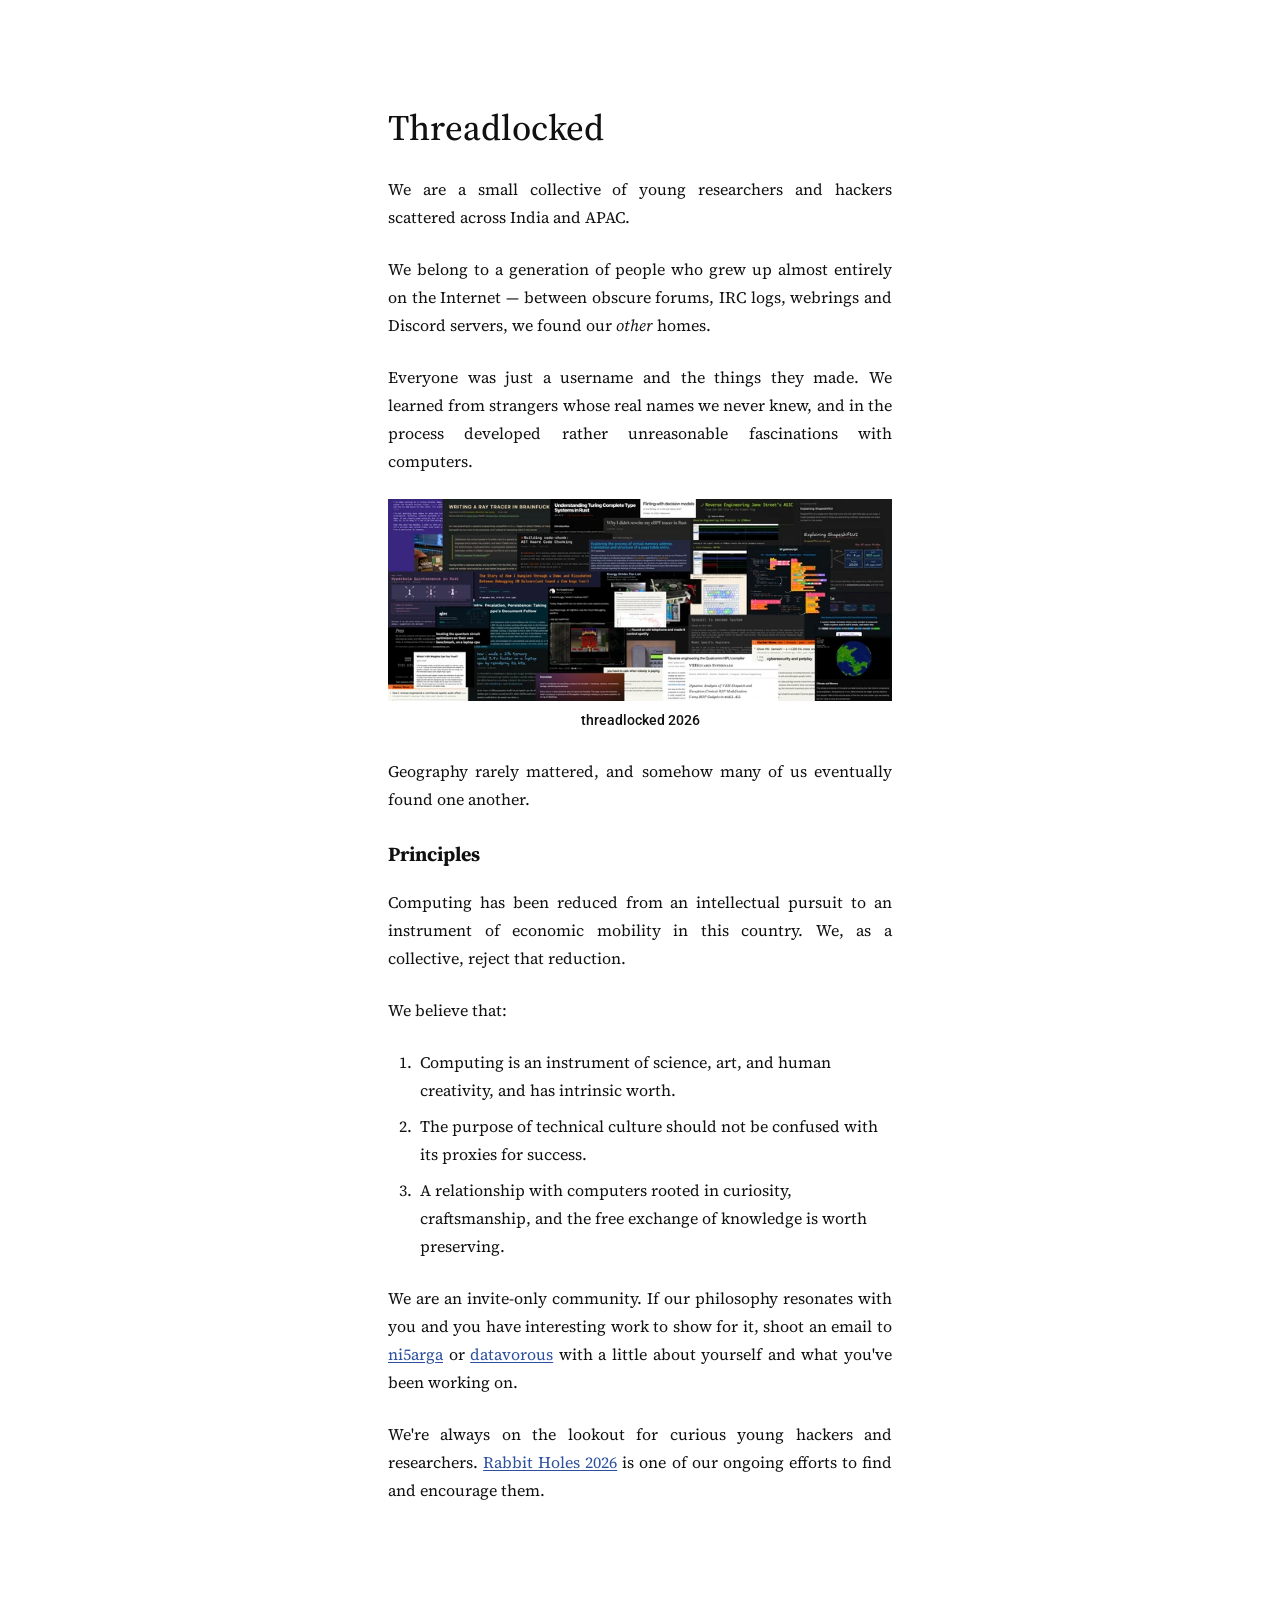
<file: index.html>
<!doctype html>
<html lang="en">
<head>
  <meta charset="utf-8">
  <meta name="viewport" content="width=device-width, initial-scale=1">
  <title>Threadlocked</title>
  <link rel="stylesheet" href="style.css">
</head>
<body>
  <main>
    <h1>Threadlocked</h1>
    <p>We are a small collective of young researchers and hackers scattered across India and APAC.</p>
    <p>We belong to a generation of people who grew up almost entirely on the Internet — between obscure forums, IRC logs, webrings and Discord servers, we found our <em>other</em> homes.</p>
    <p>Everyone was just a username and the things they made. We learned from strangers whose real names we never knew, and in the process developed rather unreasonable fascinations with computers.</p>
    <figure>
      <a href="media/threadlocked-2026-2560.webp" aria-label="View a larger version of the Threadlocked 2026 collage">
        <img src="media/threadlocked-2026-1600.webp" srcset="media/threadlocked-2026-640.webp 640w, media/threadlocked-2026-1280.webp 1280w, media/threadlocked-2026-1600.webp 1600w" sizes="(max-width: 480px) calc(100vw - 2.5em), (max-width: 691px) calc(100vw - 3em), 640px" width="1600" height="641" loading="lazy" decoding="async" alt="Collage of projects and writing by Threadlocked members">
      </a>
      <figcaption>threadlocked 2026</figcaption>
    </figure>
    <p>Geography rarely mattered, and somehow many of us eventually found one another.</p>
    <h2>Principles</h2>
    <p>Computing has been reduced from an intellectual pursuit to an instrument of economic mobility in this country. We, as a collective, reject that reduction.</p>
    <p>We believe that:</p>
    <ol>
    <li>Computing is an instrument of science, art, and human creativity, and has intrinsic worth.</li>
    <li>The purpose of technical culture should not be confused with its proxies for success.</li>
    <li>A relationship with computers rooted in curiosity, craftsmanship, and the free exchange of knowledge is worth preserving.</li>
    </ol>
    <p>We are an invite-only community. If our philosophy resonates with you and you have interesting work to show for it, shoot an email to <a href="mailto:hello@ni5arga.com">ni5arga</a> or <a href="mailto:datavorous.work@gmail.com">datavorous</a> with a little about yourself and what you&#39;ve been working on.</p>
    <p>We&#39;re always on the lookout for curious young hackers and researchers. <a href="/rabbit/">Rabbit Holes 2026</a> is one of our ongoing efforts to find and encourage them.</p>
  </main>
</body>
</html>
</file>
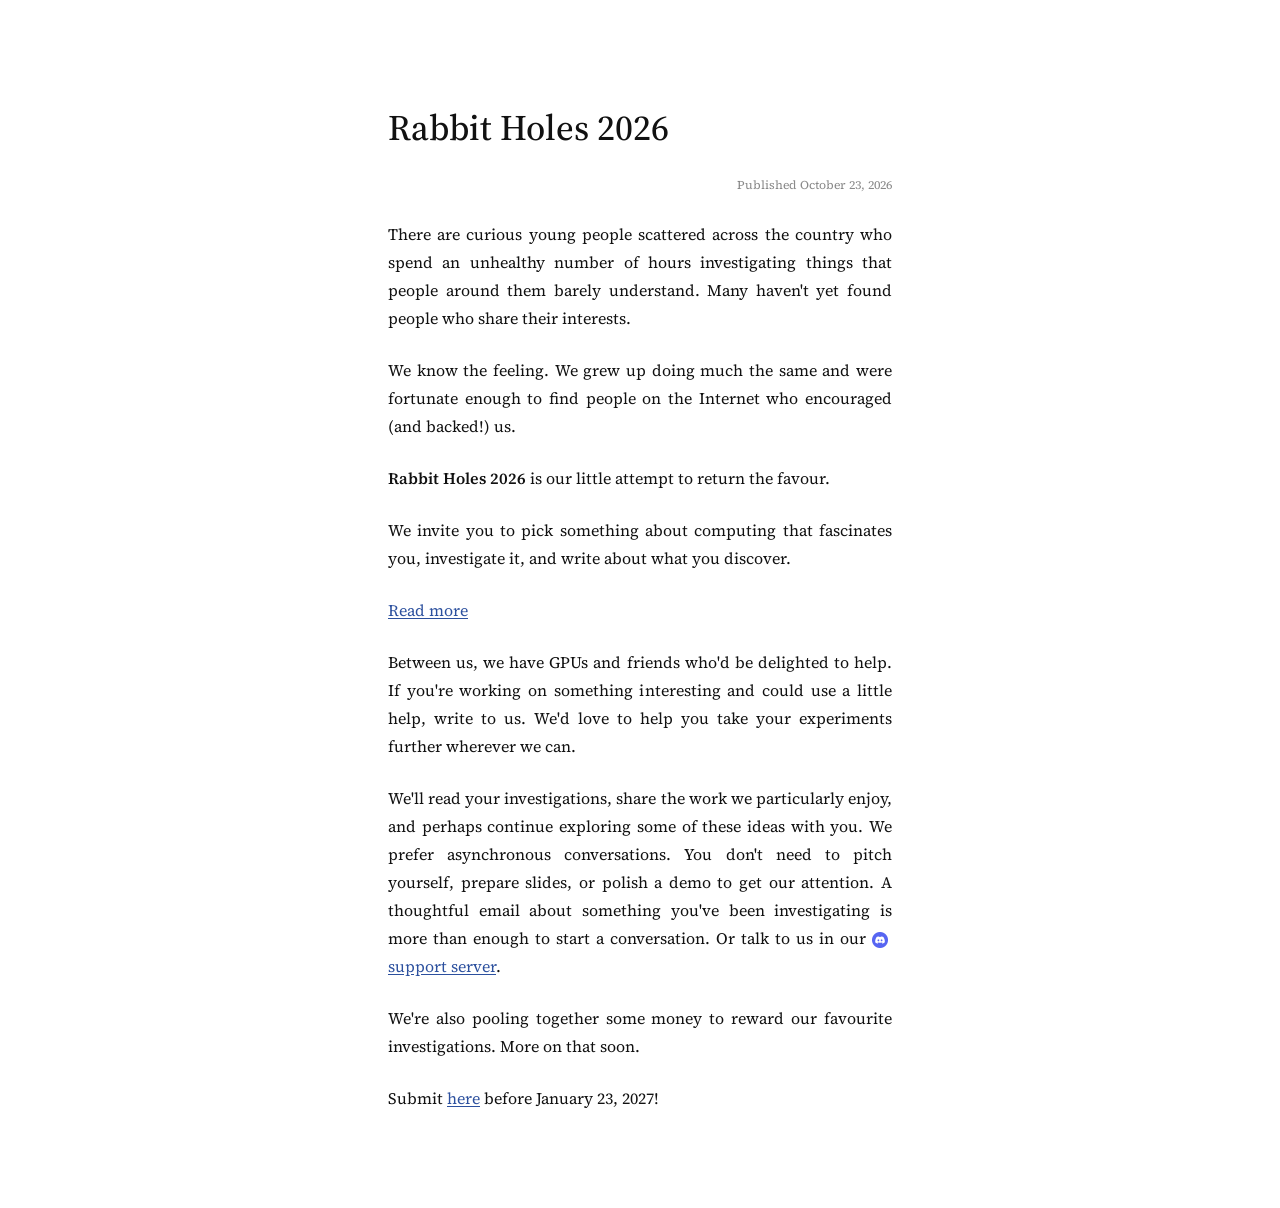
<file: rabbit/index.html>
<!doctype html>
<html lang="en">
<head>
  <meta charset="utf-8">
  <meta name="viewport" content="width=device-width, initial-scale=1">
  <title>Rabbit Holes 2026 — Threadlocked</title>
  <link rel="stylesheet" href="../style.css?v=2026-10-23">
</head>
<body>
  <main>
    <h1>Rabbit Holes 2026</h1>
    <p class="article-date">Published <time datetime="2026-10-23">October 23, 2026</time></p>
    <p>There are curious young people scattered across the country who spend an unhealthy number of hours investigating things that people around them barely understand. Many haven&#39;t yet found people who share their interests.</p>
    <p>We know the feeling. We grew up doing much the same and were fortunate enough to find people on the Internet who encouraged (and backed!) us.</p>
    <p><strong>Rabbit Holes 2026</strong> is our little attempt to return the favour.</p>
    <p>We invite you to pick something about computing that fascinates you, investigate it, and write about what you discover.</p>
    <p><a href="/rabbit/2026/">Read more</a></p>
    <p>Between us, we have GPUs and friends who&#39;d be delighted to help. If you&#39;re working on something interesting and could use a little help, write to us. We&#39;d love to help you take your experiments further wherever we can.</p>
    <p>We&#39;ll read your investigations, share the work we particularly enjoy, and perhaps continue exploring some of these ideas with you. We prefer asynchronous conversations. You don&#39;t need to pitch yourself, prepare slides, or polish a demo to get our attention. A thoughtful email about something you&#39;ve been investigating is more than enough to start a conversation. Or talk to us in our <a href="https://discord.gg/d35Eg99R7f"><img class="link-icon" src="../favicons/discord.gg.png" width="16" height="16" alt="" aria-hidden="true" loading="lazy" decoding="async">support server</a>.</p>
    <p>We&#39;re also pooling together some money to reward our favourite investigations. More on that soon.</p>
    <p>Submit <a href="https://forms.gle/uDvtrAYJ7uhpiF6u9">here</a> before January 23, 2027!</p>
  </main>
</body>
</html>
</file>
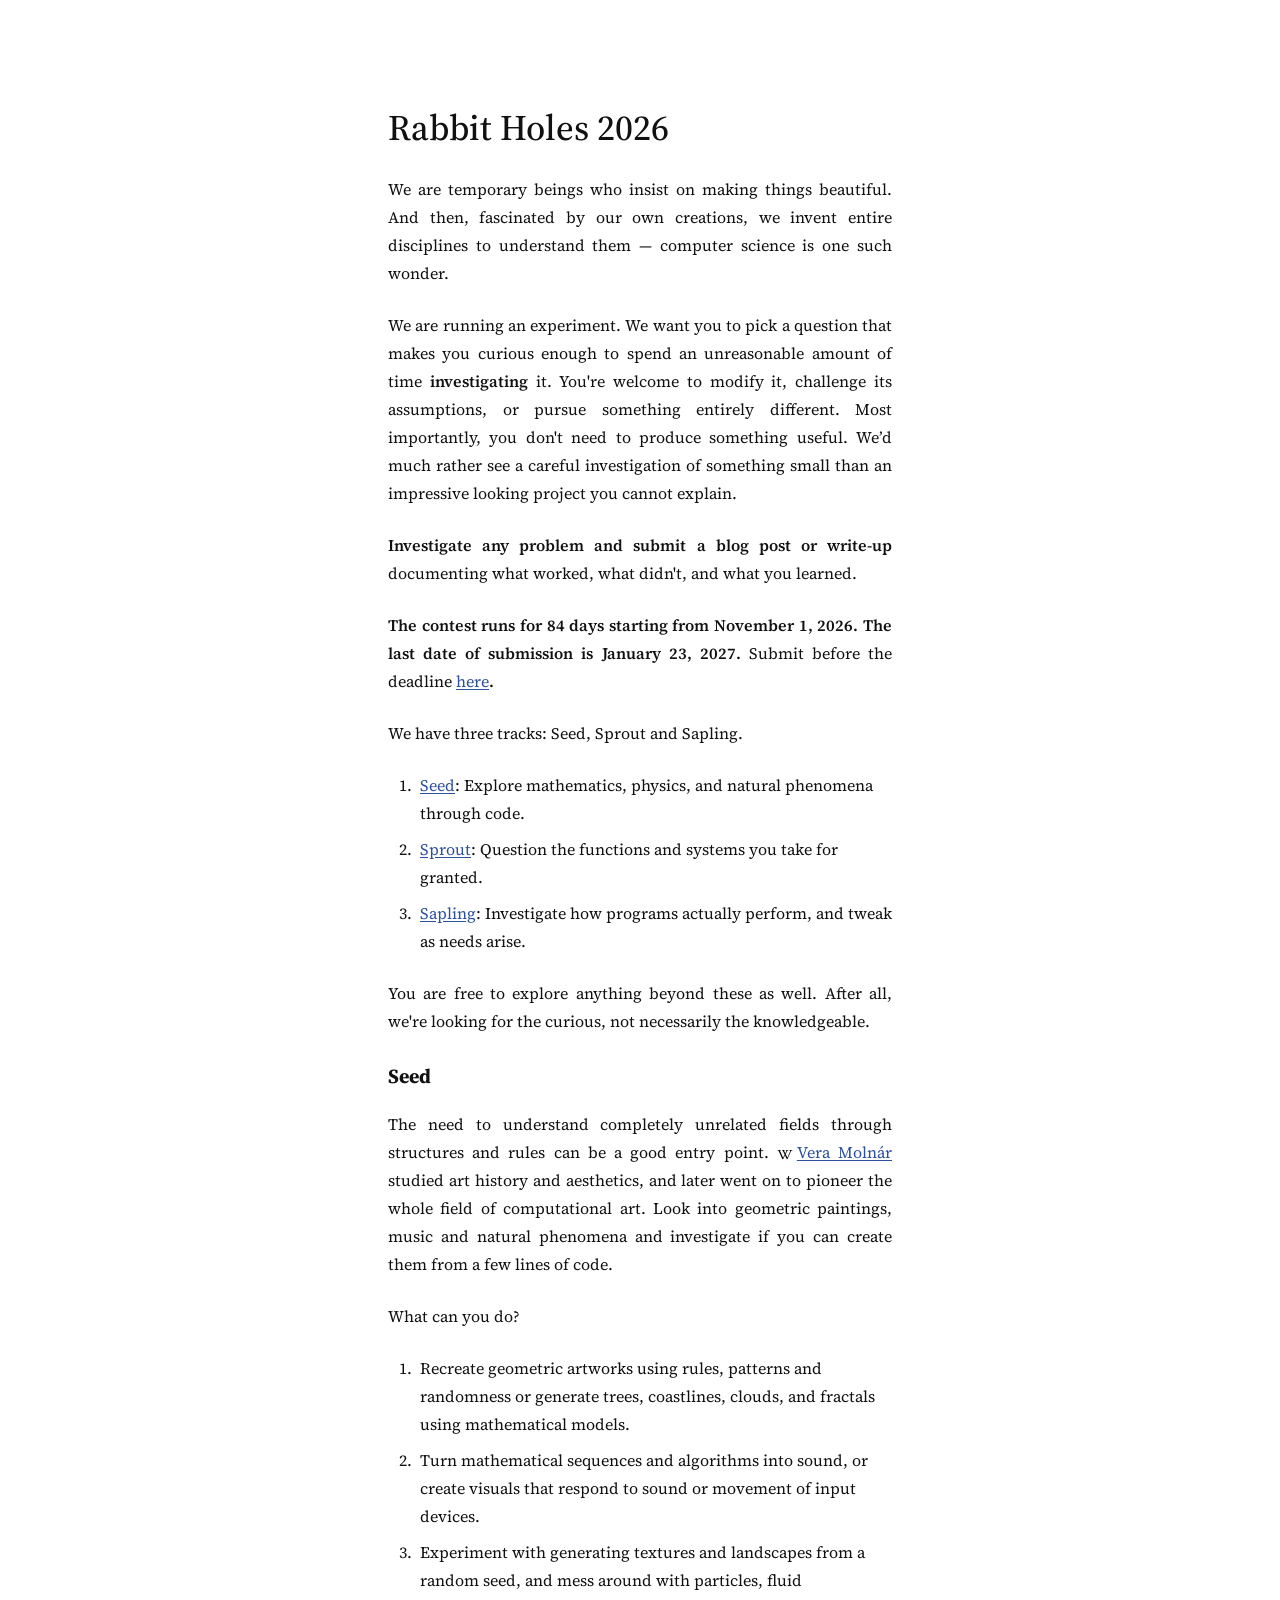
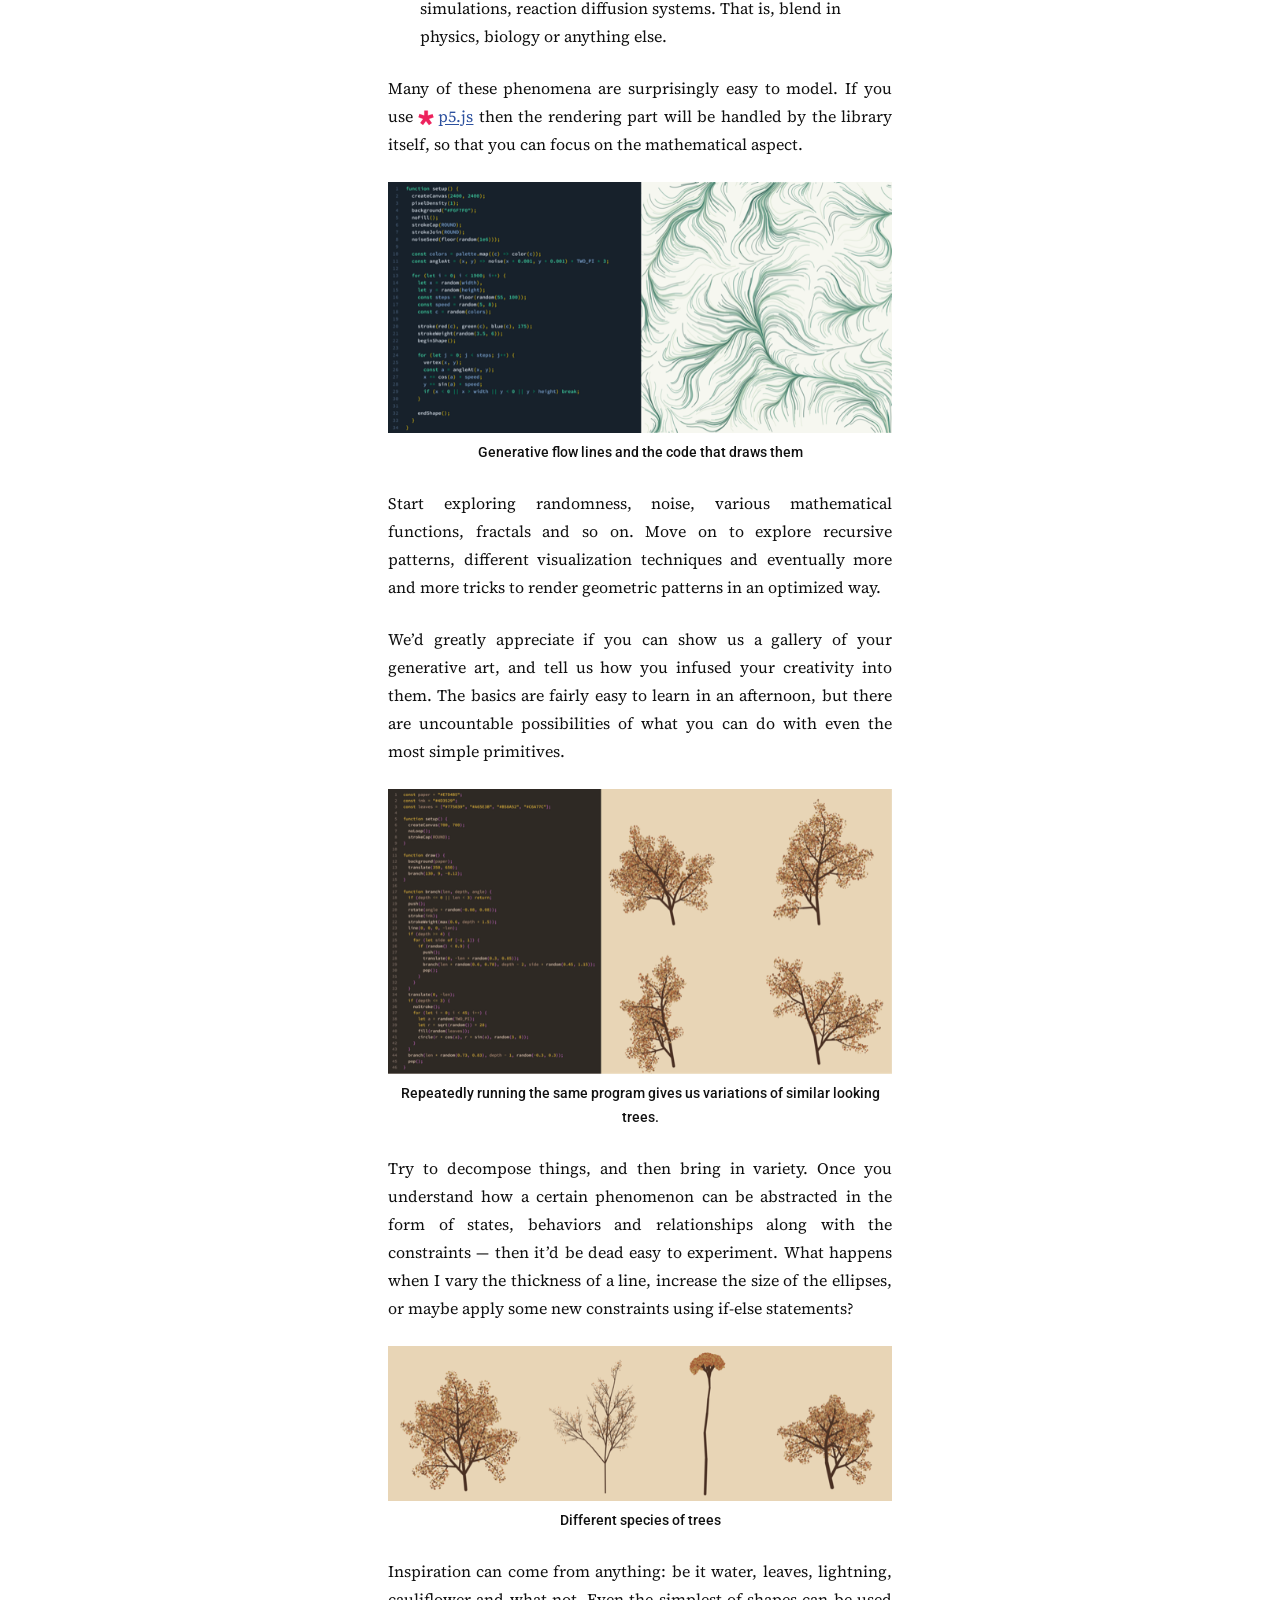
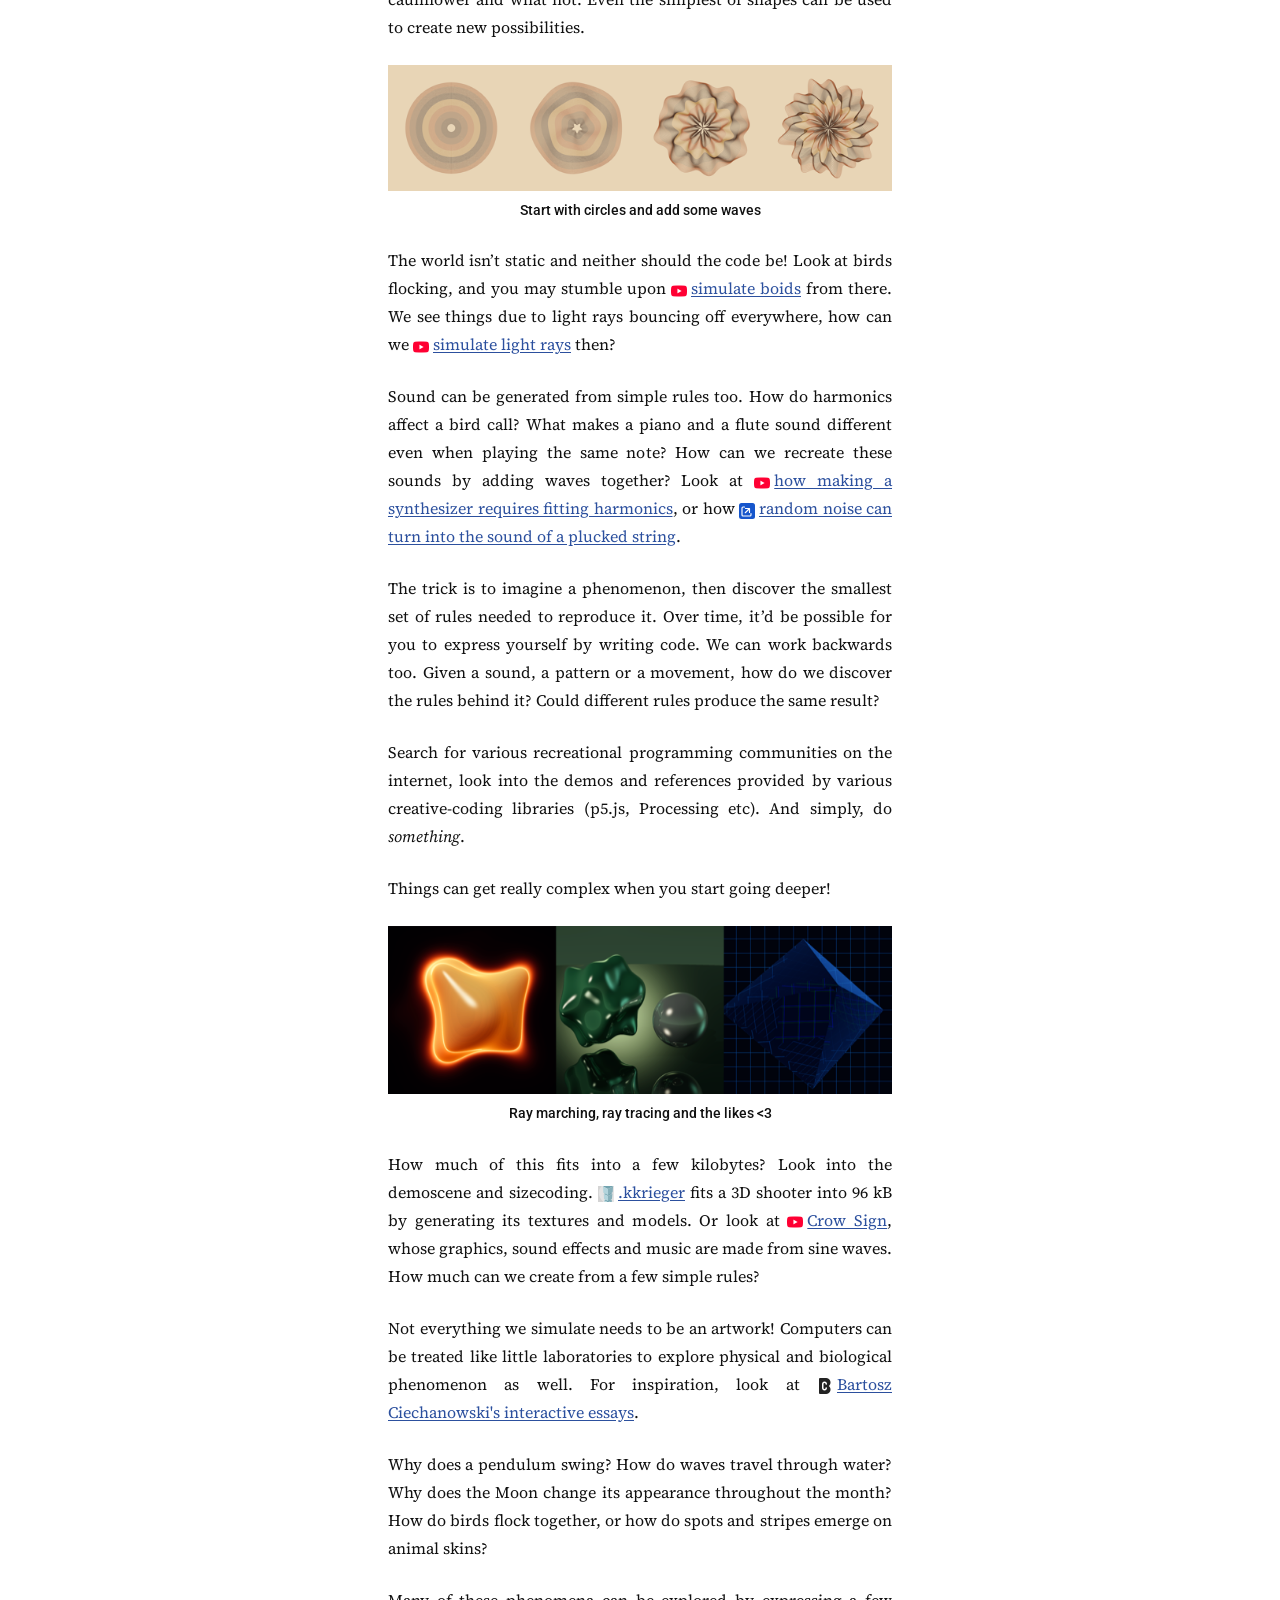
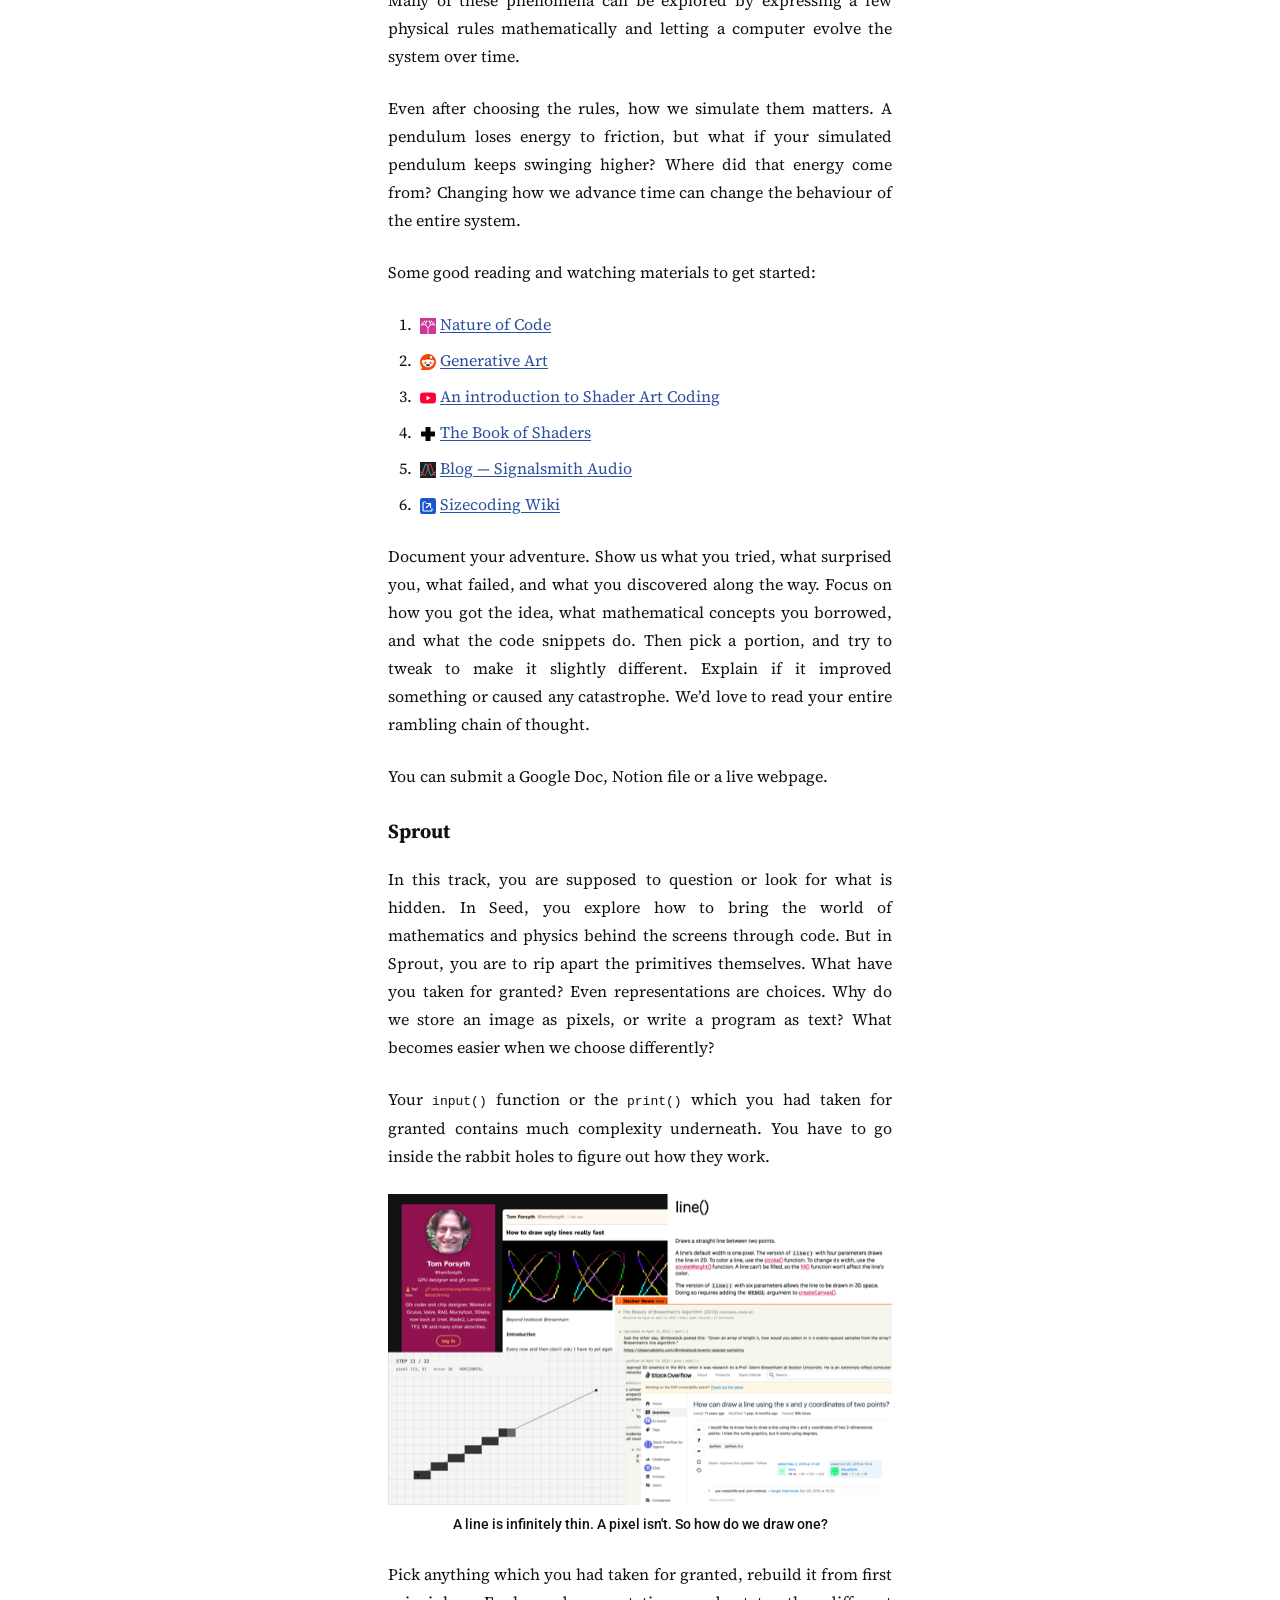
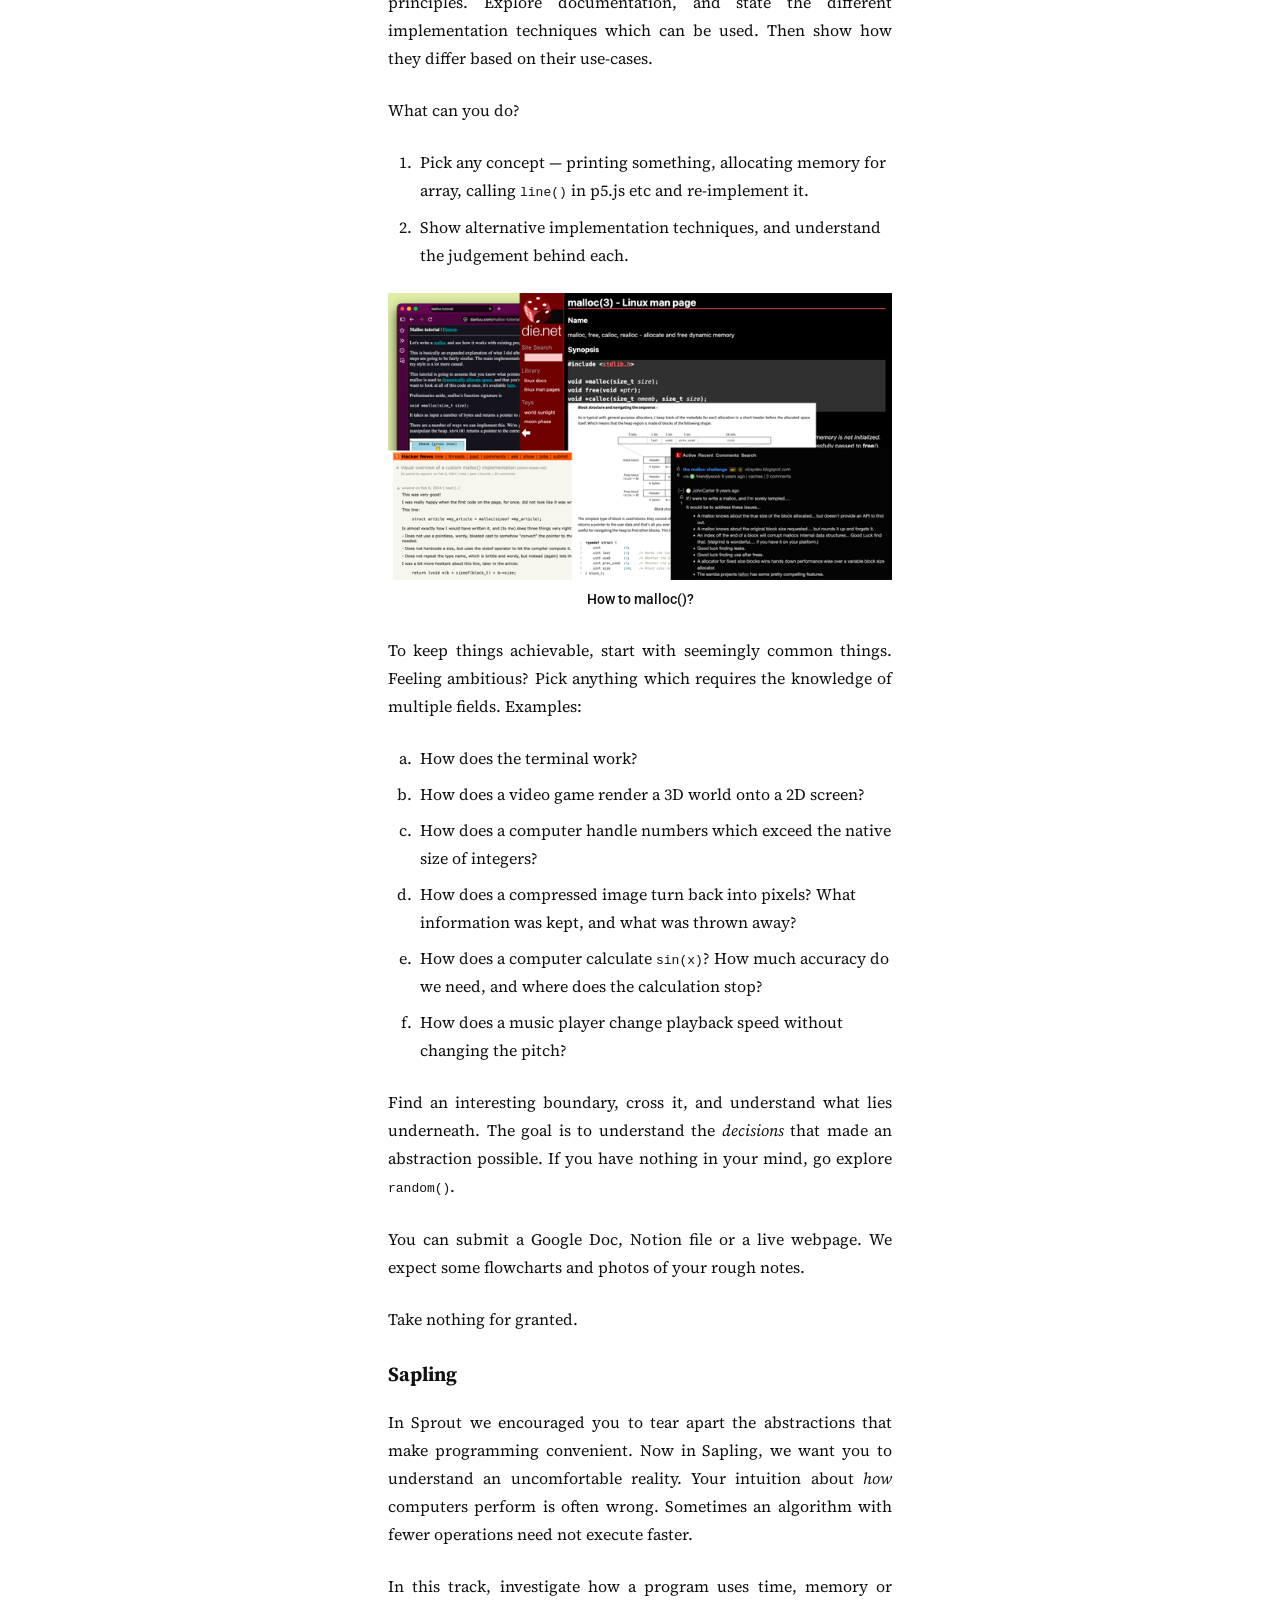
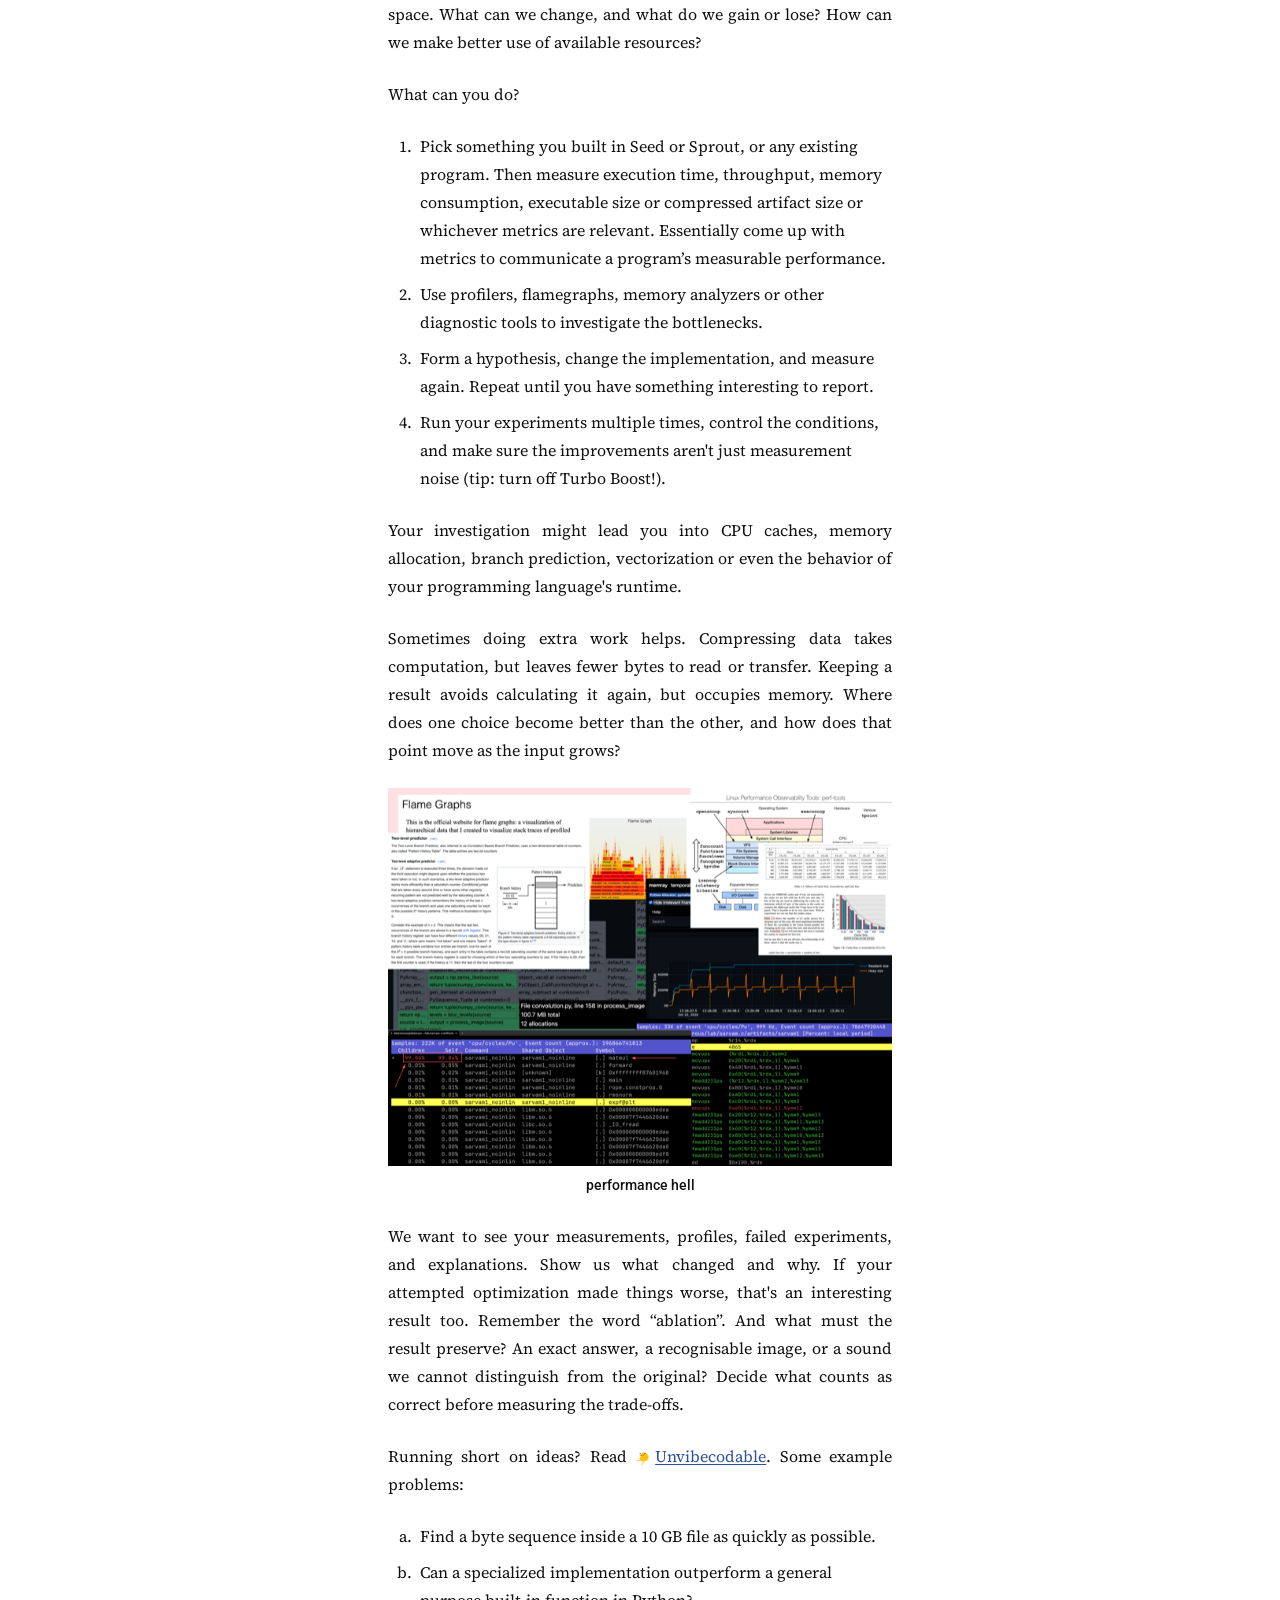
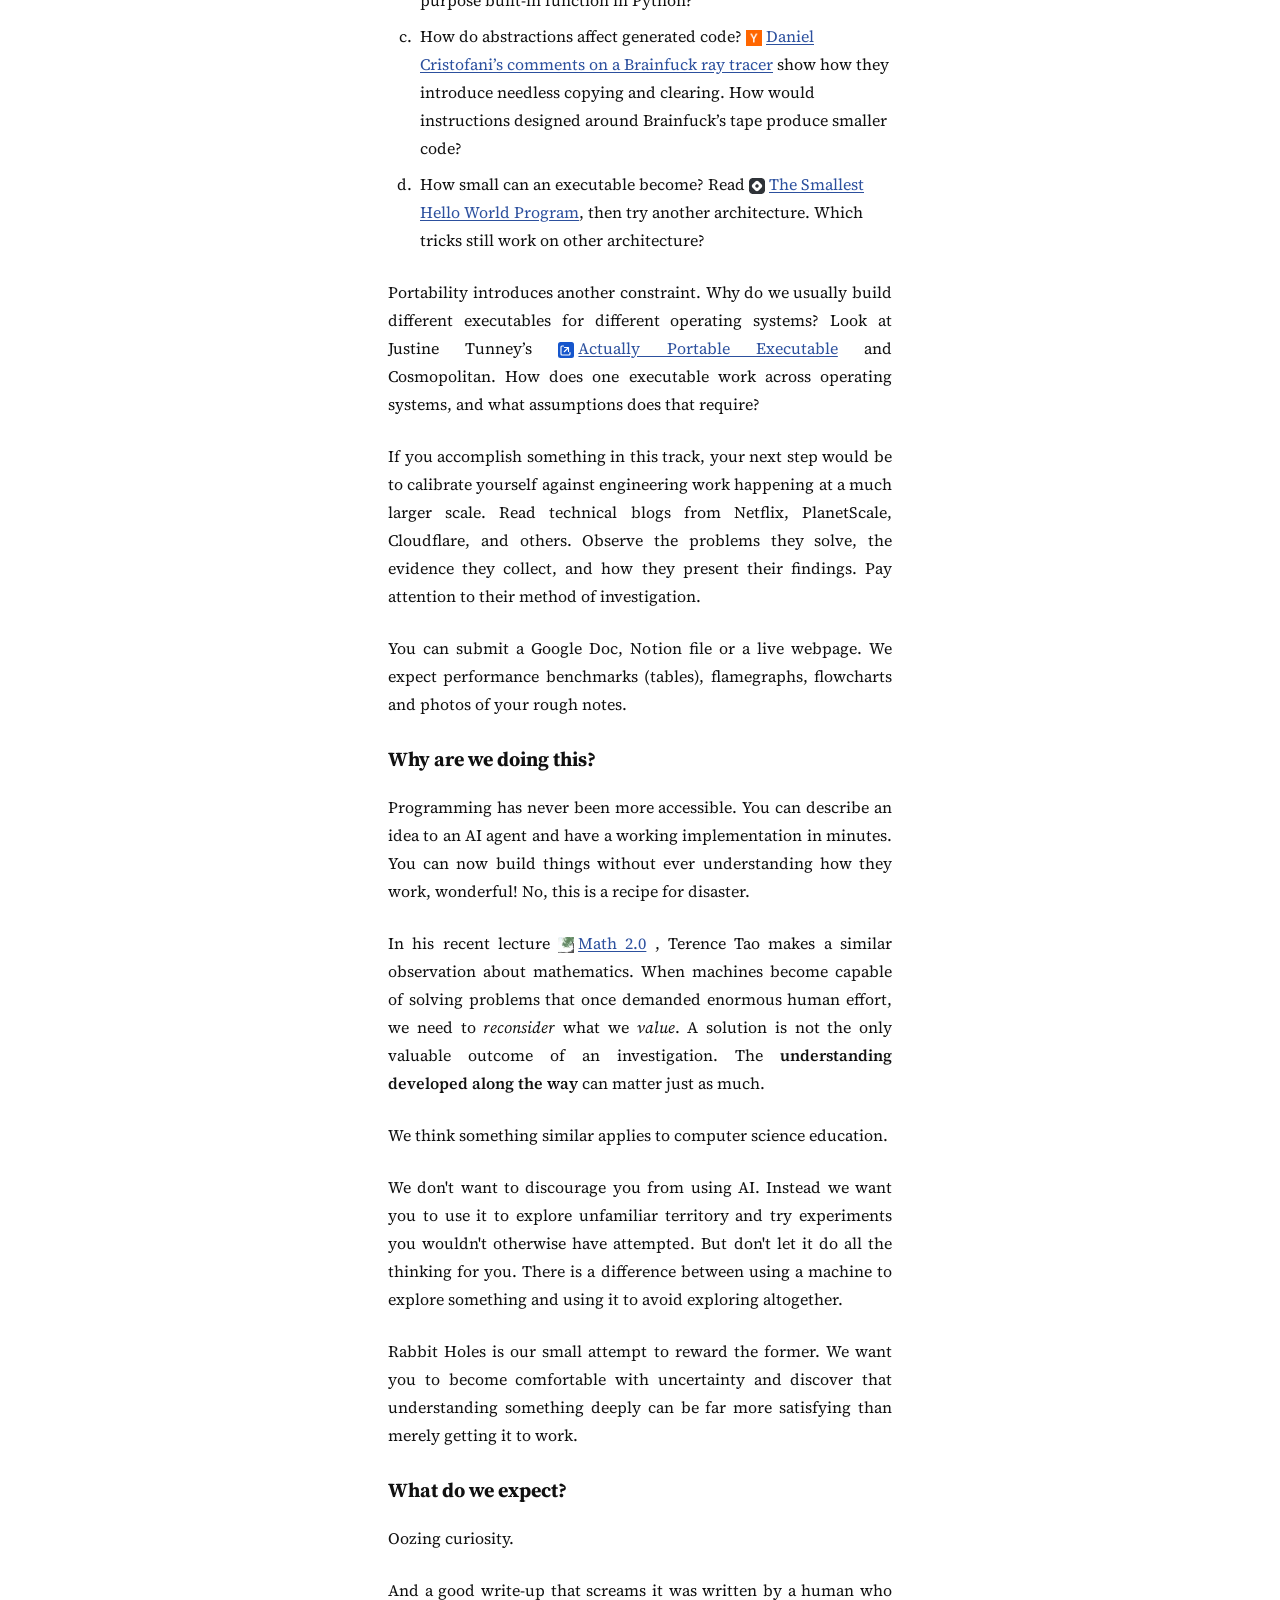
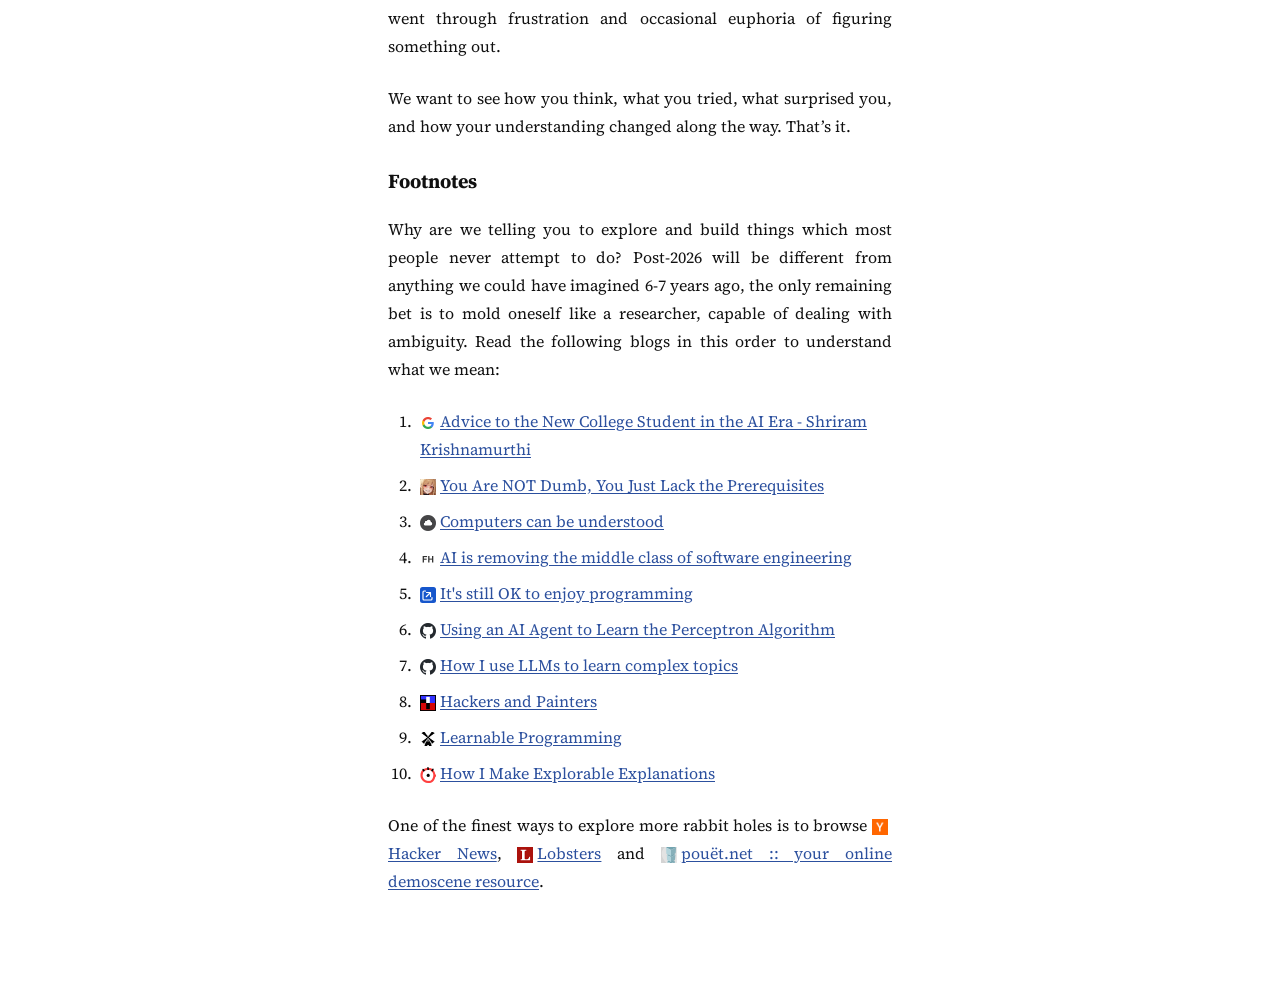
<file: rabbit/2026/index.html>
<!doctype html>
<html lang="en">
<head>
  <meta charset="utf-8">
  <meta name="viewport" content="width=device-width, initial-scale=1">
  <title>Rabbit Holes 2026 — Threadlocked</title>
  <link rel="stylesheet" href="../../style.css">
</head>
<body>
  <main>
    <h1>Rabbit Holes 2026</h1>
    <p>We are temporary beings who insist on making things beautiful. And then, fascinated by our own creations, we invent entire disciplines to understand them — computer science is one such wonder.</p>
    <p>We are running an experiment. We want you to pick a question that makes you curious enough to spend an unreasonable amount of time <strong>investigating</strong> it. You're welcome to modify it, challenge its assumptions, or pursue something entirely different. Most importantly, you don't need to produce something useful. We’d much rather see a careful investigation of something small than an impressive looking project you cannot explain.</p>
    <p><strong>Investigate any problem and submit a blog post or write-up</strong> documenting what worked, what didn't, and what you learned.</p>
    <p><strong>The contest runs for 84 days starting from November 1, 2026</strong><strong>. The last date of submission</strong> <strong>is </strong><strong>January 23, 2027</strong><strong>. </strong>Submit before the deadline <a href="https://forms.gle/uDvtrAYJ7uhpiF6u9">here</a><strong>. </strong></p>
    <p>We have three tracks: Seed, Sprout and Sapling.</p>
    <ol>
    <li><a href="#seed">Seed</a>: Explore mathematics, physics, and natural phenomena through code.</li>
    <li><a href="#sprout">Sprout</a>: Question the functions and systems you take for granted.</li>
    <li><a href="#sapling">Sapling</a>: Investigate how programs actually perform, and tweak as needs arise.</li>
    </ol>
    <p>You are free to explore anything beyond these as well. After all, we're looking for the curious, not necessarily the knowledgeable.</p>
    <h2 id="seed">Seed</h2>
    <p>The need to understand completely unrelated fields through structures and rules can be a good entry point. <a href="https://en.wikipedia.org/wiki/Vera_Moln%C3%A1r"><img class="link-icon" src="../../favicons/en.wikipedia.org.png" width="16" height="16" alt="" aria-hidden="true" loading="lazy" decoding="async">Vera Molnár</a> studied art history and aesthetics, and later went on to pioneer the whole field of computational art. Look into geometric paintings, music and natural phenomena and investigate if you can create them from a few lines of code.</p>
    <p>What can you do?</p>
    <ol>
    <li>Recreate geometric artworks using rules, patterns and randomness or generate trees, coastlines, clouds, and fractals using mathematical models.</li>
    <li>Turn mathematical sequences and algorithms into sound, or create visuals that respond to sound or movement of input devices.</li>
    <li>Experiment with generating textures and landscapes from a random seed, and mess around with particles, fluid simulations, reaction diffusion systems. That is, blend in physics, biology or anything else.</li>
    </ol>
    <p>Many of these phenomena are surprisingly easy to model. If you use <a href="https://p5js.org/"><img class="link-icon" src="../../favicons/p5js.org.png" width="16" height="16" alt="" aria-hidden="true" loading="lazy" decoding="async">p5.js</a> then the rendering part will be handled by the library itself, so that you can focus on the mathematical aspect.</p>
    <figure>
      <img src="assets/flow-lines-1280.png" srcset="assets/flow-lines-640.png 640w, assets/flow-lines-1280.png 1280w" sizes="(max-width: 480px) calc(100vw - 2.5em), (max-width: 691px) calc(100vw - 3em), 640px" width="3345" height="1670" loading="lazy" decoding="async" alt="p5.js code beside a generative artwork of green flowing lines">
      <figcaption>Generative flow lines and the code that draws them</figcaption>
    </figure>
    <p>Start exploring randomness, noise, various mathematical functions, fractals and so on. Move on to explore recursive patterns, different visualization techniques and eventually more and more tricks to render geometric patterns in an optimized way.</p>
    <p>We’d greatly appreciate if you can show us a gallery of your generative art, and tell us how you infused your creativity into them. The basics are fairly easy to learn in an afternoon, but there are uncountable possibilities of what you can do with even the most simple primitives.</p>
    <figure>
      <img src="assets/Group_10-1280.png" srcset="assets/Group_10-640.png 640w, assets/Group_10-1280.png 1280w" sizes="(max-width: 480px) calc(100vw - 2.5em), (max-width: 691px) calc(100vw - 3em), 640px" width="3637" height="2060" loading="lazy" decoding="async" alt="Repeatedly running the same program gives us variations of similar looking trees.">
      <figcaption>Repeatedly running the same program gives us variations of similar looking trees.</figcaption>
    </figure>
    <p>Try to decompose things, and then bring in variety. Once you understand how a certain phenomenon can be abstracted in the form of states, behaviors and relationships along with the constraints — then it’d be dead easy to experiment. What happens when I vary the thickness of a line, increase the size of the ellipses, or maybe apply some new constraints using if-else statements?</p>
    <figure>
      <img src="assets/image-2-1280.png" srcset="assets/image-2-640.png 640w, assets/image-2-1280.png 1280w" sizes="(max-width: 480px) calc(100vw - 2.5em), (max-width: 691px) calc(100vw - 3em), 640px" width="9096" height="2800" loading="lazy" decoding="async" alt="Different species of trees">
      <figcaption>Different species of trees</figcaption>
    </figure>
    <p>Inspiration can come from anything: be it water, leaves, lightning, cauliflower and what not. Even the simplest of shapes can be used to create new possibilities.</p>
    <figure>
      <img src="assets/Group_8-1280.png" srcset="assets/Group_8-640.png 640w, assets/Group_8-1280.png 1280w" sizes="(max-width: 480px) calc(100vw - 2.5em), (max-width: 691px) calc(100vw - 3em), 640px" width="3600" height="900" loading="lazy" decoding="async" alt="Start with circles and add some waves">
      <figcaption>Start with circles and add some waves</figcaption>
    </figure>
    <p>The world isn’t static and neither should the code be! Look at birds flocking, and you may stumble upon <a href="https://www.youtube.com/watch?v=bqtqltqcQhw"><img class="link-icon" src="../../favicons/www.youtube.com.png" width="16" height="16" alt="" aria-hidden="true" loading="lazy" decoding="async">simulate boids</a> from there. We see things due to light rays bouncing off everywhere, how can we <a href="https://www.youtube.com/watch?v=TOEi6T2mtHo"><img class="link-icon" src="../../favicons/www.youtube.com.png" width="16" height="16" alt="" aria-hidden="true" loading="lazy" decoding="async">simulate light rays</a> then?</p>
    <p>Sound can be generated from simple rules too. How do harmonics affect a bird call? What makes a piano and a flute sound different even when playing the same note? How can we recreate these sounds by adding waves together? Look at <a href="https://www.youtube.com/watch?v=rRnOtKlg4jA"><img class="link-icon" src="../../favicons/www.youtube.com.png" width="16" height="16" alt="" aria-hidden="true" loading="lazy" decoding="async">how making a synthesizer requires fitting harmonics</a>, or how <a href="https://blog.fmap.fr/posts/karplus-strong-sound-synthesis.html"><img class="link-icon" src="../../favicons/link.svg" width="16" height="16" alt="" aria-hidden="true" loading="lazy" decoding="async">random noise can turn into the sound of a plucked string</a>.</p>
    <p>The trick is to imagine a phenomenon, then discover the smallest set of rules needed to reproduce it. Over time, it’d be possible for you to express yourself by writing code. We can work backwards too. Given a sound, a pattern or a movement, how do we discover the rules behind it? Could different rules produce the same result?</p>
    <p>Search for various recreational programming communities on the internet, look into the demos and references provided by various creative-coding libraries (p5.js, Processing etc). And simply, do <em>something</em>.</p>
    <p>Things can get really complex when you start going deeper!</p>
    <figure>
      <img src="assets/image-3-1280.png" srcset="assets/image-3-640.png 640w, assets/image-3-1280.png 1280w" sizes="(max-width: 480px) calc(100vw - 2.5em), (max-width: 691px) calc(100vw - 3em), 640px" width="6598" height="2200" loading="lazy" decoding="async" alt="Ray marching, ray tracing and the likes &lt;3">
      <figcaption>Ray marching, ray tracing and the likes &lt;3</figcaption>
    </figure>
    <p>How much of this fits into a few kilobytes? Look into the demoscene and sizecoding. <a href="https://www.pouet.net/prod.php?which=12036"><img class="link-icon" src="../../favicons/www.pouet.net.svg" width="16" height="16" alt="" aria-hidden="true" loading="lazy" decoding="async">.kkrieger</a> fits a 3D shooter into 96 kB by generating its textures and models. Or look at <a href="https://www.youtube.com/watch?v=Qr3VsZYQy4s"><img class="link-icon" src="../../favicons/www.youtube.com.png" width="16" height="16" alt="" aria-hidden="true" loading="lazy" decoding="async">Crow Sign</a>, whose graphics, sound effects and music are made from sine waves. How much can we create from a few simple rules?</p>
    <p>Not everything we simulate needs to be an artwork! Computers can be treated like little laboratories to explore physical and biological phenomenon as well. For inspiration, look at <a href="https://ciechanow.ski/"><img class="link-icon" src="../../favicons/ciechanow.ski.png" width="16" height="16" alt="" aria-hidden="true" loading="lazy" decoding="async">Bartosz Ciechanowski's interactive essays</a>.</p>
    <p>Why does a pendulum swing? How do waves travel through water? Why does the Moon change its appearance throughout the month? How do birds flock together, or how do spots and stripes emerge on animal skins?</p>
    <p>Many of these phenomena can be explored by expressing a few physical rules mathematically and letting a computer evolve the system over time.</p>
    <p>Even after choosing the rules, how we simulate them matters. A pendulum loses energy to friction, but what if your simulated pendulum keeps swinging higher? Where did that energy come from? Changing how we advance time can change the behaviour of the entire system.</p>
    <p>Some good reading and watching materials to get started:</p>
    <ol>
    <li><a href="https://natureofcode.com/"><img class="link-icon" src="../../favicons/natureofcode.com.png" width="16" height="16" alt="" aria-hidden="true" loading="lazy" decoding="async">Nature of Code</a></li>
    <li><a href="https://www.reddit.com/r/generative/"><img class="link-icon" src="../../favicons/www.reddit.com.png" width="16" height="16" alt="" aria-hidden="true" loading="lazy" decoding="async">Generative Art</a></li>
    <li><a href="https://www.youtube.com/watch?v=f4s1h2YETNY"><img class="link-icon" src="../../favicons/www.youtube.com.png" width="16" height="16" alt="" aria-hidden="true" loading="lazy" decoding="async">An introduction to Shader Art Coding</a></li>
    <li><a href="https://thebookofshaders.com/"><img class="link-icon" src="../../favicons/thebookofshaders.com.png" width="16" height="16" alt="" aria-hidden="true" loading="lazy" decoding="async">The Book of Shaders</a></li>
    <li><a href="https://signalsmith-audio.co.uk/writing/"><img class="link-icon" src="../../favicons/signalsmith-audio.co.uk.png" width="16" height="16" alt="" aria-hidden="true" loading="lazy" decoding="async">Blog — Signalsmith Audio</a></li>
    <li><a href="http://www.sizecoding.org/wiki/Main_Page"><img class="link-icon" src="../../favicons/link.svg" width="16" height="16" alt="" aria-hidden="true" loading="lazy" decoding="async">Sizecoding Wiki</a></li>
    </ol>
    <p>Document your adventure. Show us what you tried, what surprised you, what failed, and what you discovered along the way. Focus on how you got the idea, what mathematical concepts you borrowed, and what the code snippets do. Then pick a portion, and try to tweak to make it slightly different. Explain if it improved something or caused any catastrophe.  We’d love to read your entire rambling chain of thought.</p>
    <p>You can submit a Google Doc, Notion file or a live webpage.</p>
    <h2 id="sprout">Sprout</h2>
    <p>In this track, you are supposed to question or look for what is hidden. In Seed, you explore how to bring the world of mathematics and physics behind the screens through code. But in Sprout, you are to rip apart the primitives themselves. What have you taken for granted? Even representations are choices. Why do we store an image as pixels, or write a program as text? What becomes easier when we choose differently?</p>
    <p>Your <code>input()</code> function or the <code>print()</code> which you had taken for granted contains much complexity underneath. You have to go inside the rabbit holes to figure out how they work.</p>
    <figure>
      <img src="assets/image-4-1280.png" srcset="assets/image-4-640.png 640w, assets/image-4-1280.png 1280w" sizes="(max-width: 480px) calc(100vw - 2.5em), (max-width: 691px) calc(100vw - 3em), 640px" width="6498" height="4014" loading="lazy" decoding="async" alt="A line is infinitely thin. A pixel isn't. So how do we draw one?">
      <figcaption>A line is infinitely thin. A pixel isn't. So how do we draw one?</figcaption>
    </figure>
    <p>Pick anything which you had taken for granted, rebuild it from first principles. Explore documentation, and state the different implementation techniques which can be used. Then show how they differ based on their use-cases.</p>
    <p>What can you do?</p>
    <ol>
    <li>Pick any concept — printing something, allocating memory for array, calling <code>line()</code> in p5.js etc and re-implement it.</li>
    <li>Show alternative implementation techniques, and understand the judgement behind each.</li>
    </ol>
    <figure>
      <img src="assets/image-5-1280.png" srcset="assets/image-5-640.png 640w, assets/image-5-1280.png 1280w" sizes="(max-width: 480px) calc(100vw - 2.5em), (max-width: 691px) calc(100vw - 3em), 640px" width="6440" height="3662" loading="lazy" decoding="async" alt="How to malloc()?">
      <figcaption>How to malloc()?</figcaption>
    </figure>
    <p>To keep things achievable, start with seemingly common things. Feeling ambitious? Pick anything which requires the knowledge of multiple fields. Examples:</p>
    <ol type="a">
    <li>How does the terminal work?</li>
    <li>How does a video game render a 3D world onto a 2D screen?</li>
    <li>How does a computer handle numbers which exceed the native size of integers?</li>
    <li>How does a compressed image turn back into pixels? What information was kept, and what was thrown away?</li>
    <li>How does a computer calculate <code>sin(x)</code>? How much accuracy do we need, and where does the calculation stop?</li>
    <li>How does a music player change playback speed without changing the pitch?</li>
    </ol>
    <p>Find an interesting boundary, cross it, and understand what lies underneath. The goal is to understand the <em>decisions</em> that made an abstraction possible. If you have nothing in your mind, go explore <code>random()</code>.</p>
    <p>You can submit a Google Doc, Notion file or a live webpage. We expect some flowcharts and photos of your rough notes.</p>
    <p>Take nothing for granted.</p>
    <h2 id="sapling">Sapling</h2>
    <p>In Sprout we encouraged you to tear apart the abstractions that make programming convenient. Now in Sapling, we want you to understand an uncomfortable reality. Your intuition about <em>how </em>computers perform is often wrong. Sometimes an algorithm with fewer operations need not execute faster.</p>
    <p>In this track, investigate how a program uses time, memory or space. What can we change, and what do we gain or lose? How can we make better use of available resources?</p>
    <p>What can you do?</p>
    <ol>
    <li>Pick something you built in Seed or Sprout, or any existing program. Then measure execution time, throughput, memory consumption, executable size or compressed artifact size or whichever metrics are relevant. Essentially come up with metrics to communicate a program’s measurable performance.</li>
    <li>Use profilers, flamegraphs, memory analyzers or other diagnostic tools to investigate the bottlenecks.</li>
    <li>Form a hypothesis, change the implementation, and measure again. Repeat until you have something interesting to report.</li>
    <li>Run your experiments multiple times, control the conditions, and make sure the improvements aren't just measurement noise (tip: turn off Turbo Boost!).</li>
    </ol>
    <p>Your investigation might lead you into CPU caches, memory allocation, branch prediction, vectorization or even the behavior of your programming language's runtime.</p>
    <p>Sometimes doing extra work helps. Compressing data takes computation, but leaves fewer bytes to read or transfer. Keeping a result avoids calculating it again, but occupies memory. Where does one choice become better than the other, and how does that point move as the input grows?</p>
    <figure>
      <img src="assets/image-6-1280.png" srcset="assets/image-6-640.png 640w, assets/image-6-1280.png 1280w" sizes="(max-width: 480px) calc(100vw - 2.5em), (max-width: 691px) calc(100vw - 3em), 640px" width="3968" height="2980" loading="lazy" decoding="async" alt="performance hell">
      <figcaption>performance hell</figcaption>
    </figure>
    <p>We want to see your measurements, profiles, failed experiments, and explanations. Show us what changed and why. If your attempted optimization made things worse, that's an interesting result too. Remember the word “ablation”. And what must the result preserve? An exact answer, a recognisable image, or a sound we cannot distinguish from the original? Decide what counts as correct before measuring the trade-offs.</p>
    <p>Running short on ideas? Read  <a href="https://datavorous.github.io/blog/unvibecodable.html"><img class="link-icon" src="../../favicons/datavorous.github.io.png" width="16" height="16" alt="" aria-hidden="true" loading="lazy" decoding="async">Unvibecodable</a>. Some example problems:</p>
    <ol type="a">
    <li>Find a byte sequence inside a 10 GB file as quickly as possible.</li>
    <li>Can a specialized implementation outperform a general purpose built-in function in Python?</li>
    <li>How do abstractions affect generated code? <a href="https://news.ycombinator.com/item?id=49855114"><img class="link-icon" src="../../favicons/news.ycombinator.com.png" width="16" height="16" alt="" aria-hidden="true" loading="lazy" decoding="async">Daniel Cristofani’s comments on a Brainfuck ray tracer</a> show how they introduce needless copying and clearing. How would instructions designed around Brainfuck’s tape produce smaller code?</li>
    <li>How small can an executable become? Read <a href="https://blog.lohr.dev/smol-hello-world"><img class="link-icon" src="../../favicons/blog.lohr.dev.png" width="16" height="16" alt="" aria-hidden="true" loading="lazy" decoding="async">The Smallest Hello World Program</a>, then try another architecture. Which tricks still work on other architecture?</li>
    </ol>
    <p>Portability introduces another constraint. Why do we usually build different executables for different operating systems? Look at Justine Tunney’s <a href="https://web.archive.org/web/20261014050703/https://justine.lol/ape.html"><img class="link-icon" src="../../favicons/link.svg" width="16" height="16" alt="" aria-hidden="true" loading="lazy" decoding="async">Actually Portable Executable</a> and Cosmopolitan. How does one executable work across operating systems, and what assumptions does that require?</p>
    <p>If you accomplish something in this track, your next step would be to calibrate yourself against engineering work happening at a much larger scale. Read technical blogs from Netflix, PlanetScale, Cloudflare, and others. Observe the problems they solve, the evidence they collect, and how they present their findings. Pay attention to their method of investigation.</p>
    <p>You can submit a Google Doc, Notion file or a live webpage. We expect performance benchmarks (tables), flamegraphs, flowcharts and photos of your rough notes.</p>
    <h2 id="why-are-we-doing-this">Why are we doing this?</h2>
    <p>Programming has never been more accessible. You can describe an idea to an AI agent and have a working implementation in minutes. You can now build things without ever understanding how they work, wonderful! No, this is a recipe for disaster.</p>
    <p>In his recent lecture <a href="https://terrytao.wordpress.com/2026/10/10/math-2-0/"><img class="link-icon" src="../../favicons/terrytao.wordpress.com.png" width="16" height="16" alt="" aria-hidden="true" loading="lazy" decoding="async">Math 2.0</a> , Terence Tao makes a similar observation about mathematics. When machines become capable of solving problems that once demanded enormous human effort, we need to <em>reconsider</em> what we <em>value</em>. A solution is not the only valuable outcome of an investigation. The <strong>understanding developed along the way</strong> can matter just as much.</p>
    <p>We think something similar applies to computer science education.</p>
    <p>We don't want to discourage you from using AI. Instead we want you to use it to explore unfamiliar territory and try experiments you wouldn't otherwise have attempted. But don't let it do all the thinking for you. There is a difference between using a machine to explore something and using it to avoid exploring altogether.</p>
    <p>Rabbit Holes is our small attempt to reward the former. We want you to become comfortable with uncertainty and discover that understanding something deeply can be far more satisfying than merely getting it to work.</p>
    <h2 id="what-do-we-expect">What do we expect?</h2>
    <p>Oozing curiosity.</p>
    <p>And a good write-up that screams it was written by a human who went through frustration and occasional euphoria of figuring something out.</p>
    <p>We want to see how you think, what you tried, what surprised you, and how your understanding changed along the way. That’s it.</p>
    <h2 id="footnotes">Footnotes</h2>
    <p>Why are we telling you to explore and build things which most people never attempt to do? Post-2026 will be different from anything we could have imagined 6-7 years ago, the only remaining bet is to mold oneself like a researcher, capable of dealing with ambiguity. Read the following blogs in this order to understand what we mean:</p>
    <ol>
    <li><a href="https://docs.google.com/document/u/0/d/e/2PACX-1vTJCxGsti7I_b7VKuAcTtDaR1YnobE8qW4Zy8EWi2u-5_F0vNdFwAG59EQZxFDJuOqjo0cpqQHQlf3Q/pub?pli=1"><img class="link-icon" src="../../favicons/docs.google.com.png" width="16" height="16" alt="" aria-hidden="true" loading="lazy" decoding="async">Advice to the New College Student in the AI Era - Shriram Krishnamurthi</a></li>
    <li><a href="https://lelouch.dev/blog/you-are-probably-not-dumb/"><img class="link-icon" src="../../favicons/lelouch.dev.png" width="16" height="16" alt="" aria-hidden="true" loading="lazy" decoding="async">You Are NOT Dumb, You Just Lack the Prerequisites</a></li>
    <li><a href="https://blog.nelhage.com/post/computers-can-be-understood/"><img class="link-icon" src="../../favicons/blog.nelhage.com.png" width="16" height="16" alt="" aria-hidden="true" loading="lazy" decoding="async">Computers can be understood</a></li>
    <li><a href="https://blog.florianherrengt.com/ai-removing-middle-class-software-engineering.html"><img class="link-icon" src="../../favicons/blog.florianherrengt.com.png" width="16" height="16" alt="" aria-hidden="true" loading="lazy" decoding="async">AI is removing the middle class of software engineering</a></li>
    <li><a href="https://chriskiehl.com/article/it-is-still-ok-to-enjoy-programming"><img class="link-icon" src="../../favicons/link.svg" width="16" height="16" alt="" aria-hidden="true" loading="lazy" decoding="async">It&#x27;s still OK to enjoy programming</a></li>
    <li><a href="https://cs7150.github.io/classdemos/guide/learning-the-perceptron-with-ai.html"><img class="link-icon" src="../../favicons/cs7150.github.io.png" width="16" height="16" alt="" aria-hidden="true" loading="lazy" decoding="async">Using an AI Agent to Learn the Perceptron Algorithm</a></li>
    <li><a href="https://laurentiugabriel.github.io/blog/articles/how-i-use-llms-to-learn/"><img class="link-icon" src="../../favicons/laurentiugabriel.github.io.png" width="16" height="16" alt="" aria-hidden="true" loading="lazy" decoding="async">How I use LLMs to learn complex topics</a></li>
    <li><a href="https://paulgraham.com/hp.html"><img class="link-icon" src="../../favicons/paulgraham.com.png" width="16" height="16" alt="" aria-hidden="true" loading="lazy" decoding="async">Hackers and Painters</a></li>
    <li><a href="https://worrydream.com/LearnableProgramming/"><img class="link-icon" src="../../favicons/worrydream.com.png" width="16" height="16" alt="" aria-hidden="true" loading="lazy" decoding="async">Learnable Programming</a></li>
    <li><a href="https://blog.ncase.me/how-i-make-an-explorable-explanation/"><img class="link-icon" src="../../favicons/blog.ncase.me.png" width="16" height="16" alt="" aria-hidden="true" loading="lazy" decoding="async">How I Make Explorable Explanations</a></li>
    </ol>
    <p>One of the finest ways to explore more rabbit holes is to browse <a href="https://news.ycombinator.com/"><img class="link-icon" src="../../favicons/news.ycombinator.com.png" width="16" height="16" alt="" aria-hidden="true" loading="lazy" decoding="async">Hacker News</a>, <a href="https://lobste.rs/"><img class="link-icon" src="../../favicons/lobste.rs.png" width="16" height="16" alt="" aria-hidden="true" loading="lazy" decoding="async">Lobsters</a> and <a href="https://www.pouet.net/"><img class="link-icon" src="../../favicons/www.pouet.net.svg" width="16" height="16" alt="" aria-hidden="true" loading="lazy" decoding="async">pouët.net :: your online demoscene resource</a>.</p>
  </main>
</body>
</html>
</file>
<file: style.css>
@import url('https://fonts.googleapis.com/css2?family=Source+Serif+4:ital,opsz,wght@0,8..60,200..900;1,8..60,200..900&display=swap');
@import url('https://fonts.googleapis.com/css2?family=Roboto:ital,wght@0,100..900;1,100..900&display=swap');

* {
  margin: unset;
  padding: unset;
}

body {
  width: min(65ch - 1rem, 100% - 1rem);
  margin-inline: auto;
  font-family: 'Source Serif 4';
  line-height: 1.75;
  margin-block: 6rem;
  color: #111;
}

::selection {
  background-color: #111;
  color: white;
}

h1 {
  font-size: 2.25rem;
  font-weight: 500;
  margin-top: 1.5rem;
}

h2 {
  font-size: 1.25rem;
  font-weight: 700;
  margin-top: 1.5rem;
}

h1, h2 {
  margin-bottom: 1rem;
}

p {
  text-align: justify;
}

figure img {
  width: 100%;
  height: auto;
  object-fit: contain;
}

p, figure, ol {
  margin-bottom: 1.5rem;
}

ol {
  padding-inline-start: 1.75rem;
}

ol > li {
  padding-inline-start: 0.25rem;
}

ol > li + li {
  margin-top: 0.5rem;
}

ol > li::marker {
  font-variant-numeric: tabular-nums;
}

ol ol {
  margin-block: 0.5rem 0;
}

figcaption {
  font-family: 'Roboto';
  font-weight: 500;
  font-size: 0.85rem;
  text-align: center;
}

strong {
  font-weight: 600;
}

a {
  color: #2c509e;
  text-underline-offset: 0.125rem;
  text-decoration-color: currentColor;
  transition: opacity 100ms;

  &:hover {
    opacity: 75%;
  }

  &:active {
    opacity: 50%;
  }
}

.article-date {
  font-size: 0.75rem;
  color: #888;
  text-align: right;
}

.link-icon {
  display: inline-block;
  width: 1rem;
  height: 1rem;
  margin-inline-end: 0.25rem;
  vertical-align: middle;
  object-fit: contain;
}
</file>
